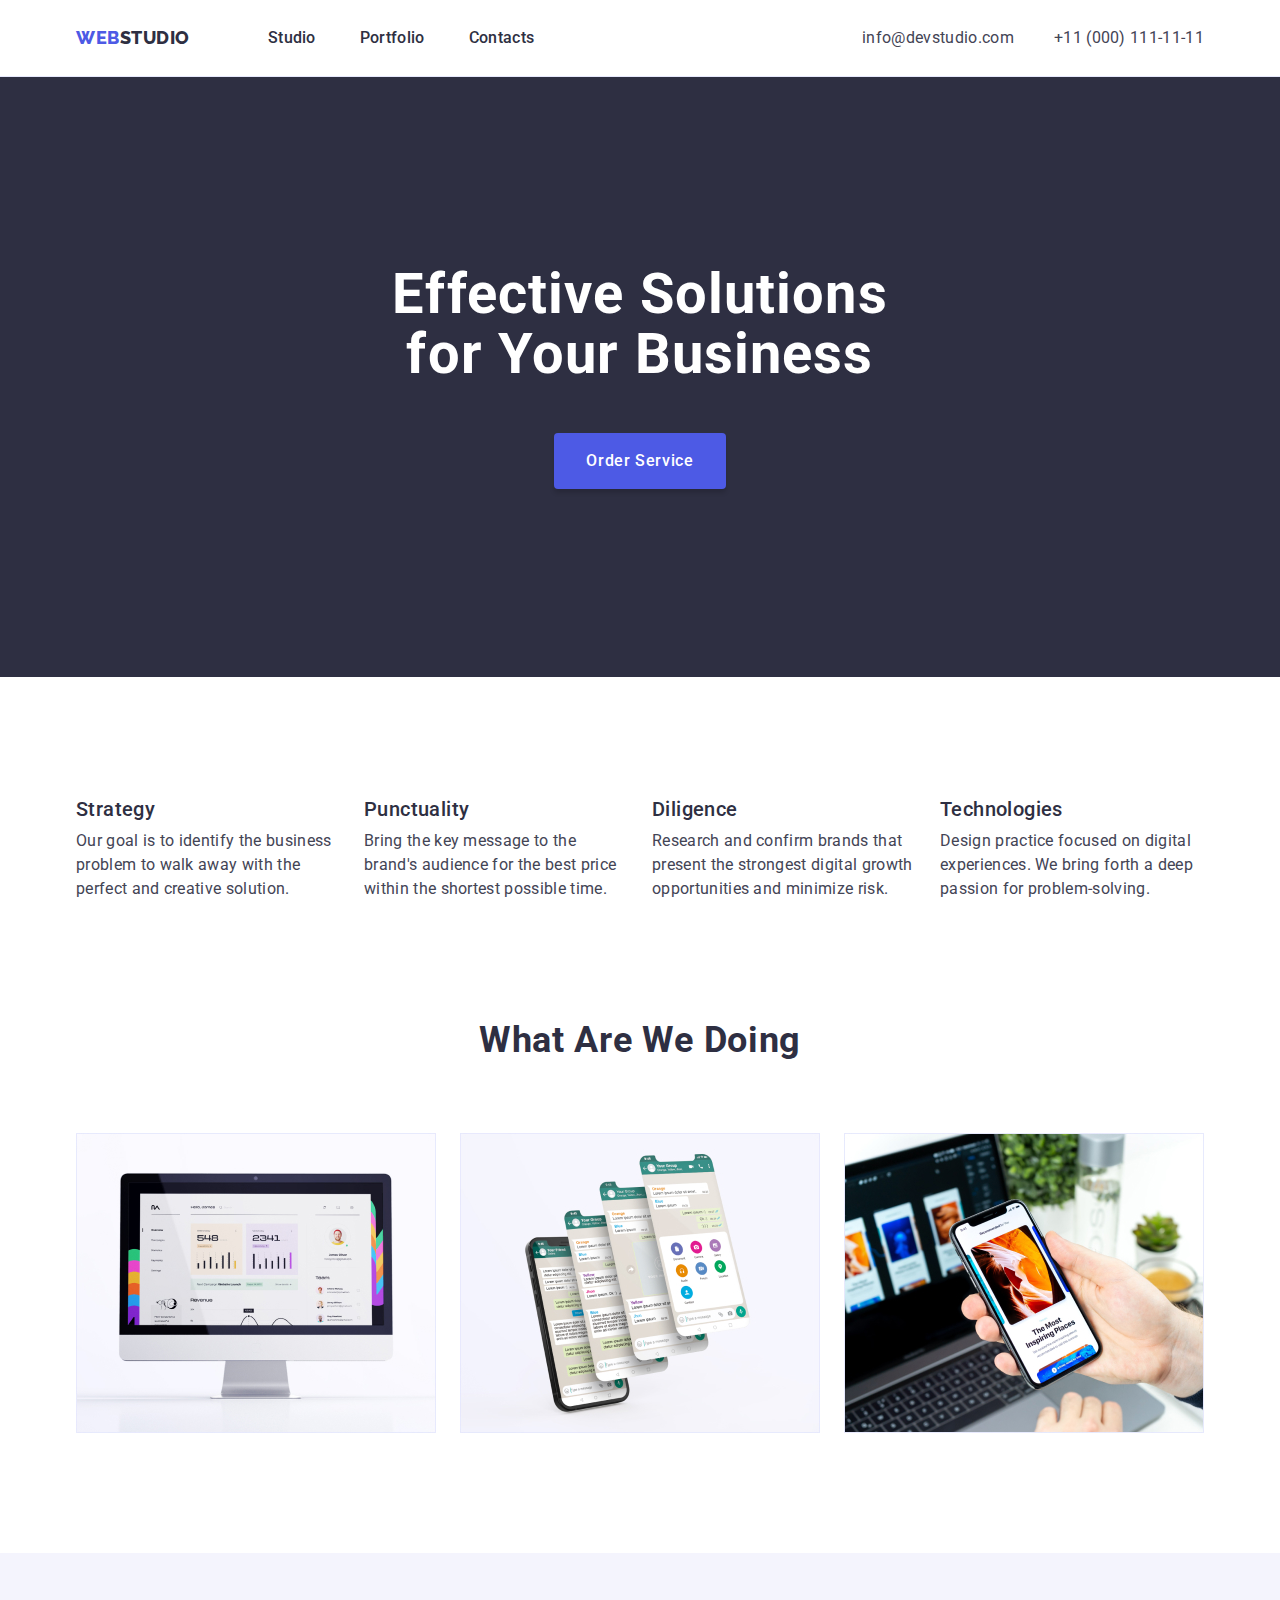
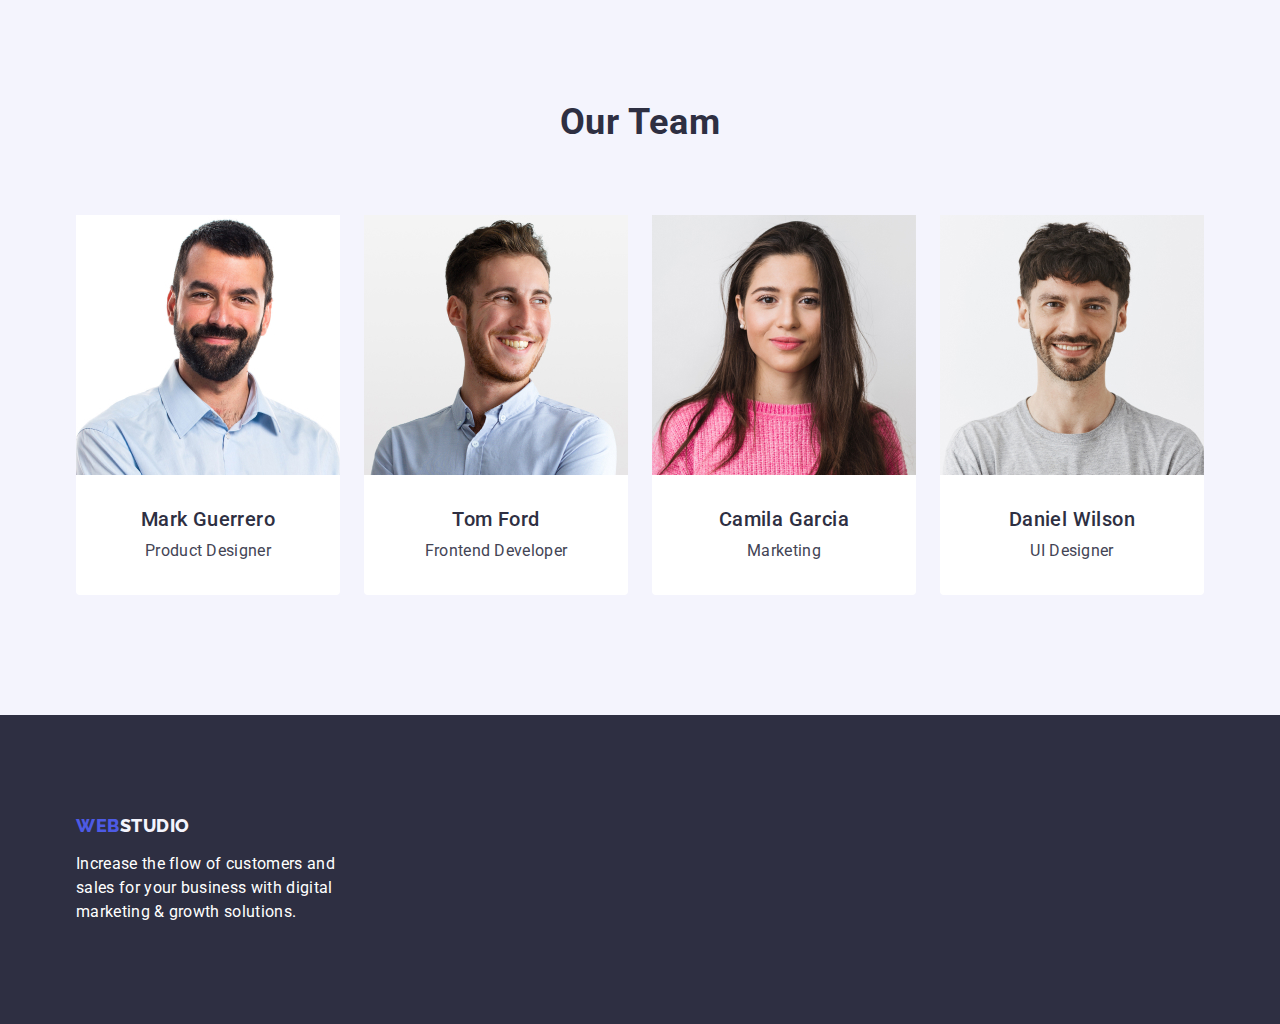
<file: index.html>
<!DOCTYPE html>
<html lang="en">
  <head>
    <meta charset="UTF-8" />
    <meta http-equiv="X-UA-Compatible" content="IE=edge" />
    <meta name="viewport" content="width=device-width, initial-scale=1.0" />
    <link rel="preconnect" href="https://fonts.googleapis.com" />
    <link rel="preconnect" href="https://fonts.gstatic.com" crossorigin />
    <link
      href="https://fonts.googleapis.com/css2?family=Raleway:wght@800&family=Roboto:wght@400;500;700;900&display=swap"
      rel="stylesheet"
    />
    <link
      rel="stylesheet"
      href="https://cdn.jsdelivr.net/npm/modern-normalize@1.1.0/modern-normalize.min.css"
    />
    <link rel="stylesheet" href="./css/styles.css" />
    <title>Homework-1</title>
  </head>
  <body>
    <!-- Header -->
    <header class="header-line">
      <div class="container-menu container">
        <nav class="menu-nav">
          <a class="logo link" href="">Web<span class="studio">Studio</span></a>
          <ul class="list site-nav">
            <li class="item-menu">
              <a class="link menu" href="./index.html">Studio</a>
            </li>
            <li class="item-menu">
              <a class="link menu" href="./portfolio.html">Portfolio</a>
            </li>
            <li class="item-menu"><a class="link menu" href="">Contacts</a></li>
          </ul>
        </nav>
        <address class="address">
          <ul class="list contact-list">
            <li>
              <a class="contacts link" href="mailto:info@devstudio.com"
                >info@devstudio.com</a
              >
            </li>
            <li>
              <a class="contacts link" href="tel:+110001111111"
                >+11 (000) 111-11-11</a
              >
            </li>
          </ul>
        </address>
      </div>
    </header>
    <!-- Main -->
    <main>
      <section class="section-main">
        <div class="container">
          <h1 class="main-text">Effective Solutions <br />for Your Business</h1>
          <button class="button" type="button">Order Service</button>
        </div>
      </section>
      <!-- Section -->
      <section class="section-content">
        <div class="container">
          <h2 hidden class="header-foto">Features</h2>
          <ul class="list content-box">
            <li class="content-item">
              <h3 class="content-header">Strategy</h3>
              <p class="content">
                Our goal is to identify the business problem to walk away with
                the perfect and creative solution.
              </p>
            </li>

            <li class="content-item">
              <h3 class="content-header">Punctuality</h3>
              <p class="content">
                Bring the key message to the brand's audience for the best price
                within the shortest possible time.
              </p>
            </li>

            <li class="content-item">
              <h3 class="content-header">Diligence</h3>
              <p class="content">
                Research and confirm brands that present the strongest digital
                growth opportunities and minimize risk.
              </p>
            </li>

            <li class="content-item">
              <h3 class="content-header">Technologies</h3>
              <p class="content">
                Design practice focused on digital experiences. We bring forth a
                deep passion for problem-solving.
              </p>
            </li>
          </ul>
        </div>
      </section>
      <!-- Section 1 -->
      <section class="foto">
        <div class="container">
          <h2 class="header-foto">What are we doing</h2>
          <ul class="list foto-box">
            <li class="item-foto">
              <img
                src="./images/Rectangle71.jpg"
                alt="Моноблок Apple"
                width="360"
                height="300"
              />
            </li>

            <li class="item-foto">
              <img
                src="./images/Rectangle72.jpg"
                alt="Смартфон"
                width="360"
                height="300"
              />
            </li>

            <li class="item-foto">
              <img
                src="./images/Rectangle73.jpg"
                alt="Телефон на фоні ноутбука"
                width="360"
                height="300"
              />
            </li>
          </ul>
        </div>
      </section>
      <!-- Section 2 -->
      <section class="our-team">
        <div class="container">
          <h2 class="team-header">Our Team</h2>
          <ul class="list team-box">
            <li class="team">
              <img src="./images/Photo.jpg" alt="Чоловік" width="264" />
              <div class="hero-name">
                <h3 class="hero-header">Mark Guerrero</h3>
                <p class="hero-content">Product Designer</p>
              </div>
            </li>

            <li class="team">
              <img src="./images/Photo2.jpg" alt="Чоловік" width="264" />
              <div class="hero-name">
                <h3 class="hero-header">Tom Ford</h3>
                <p class="hero-content">Frontend Developer</p>
              </div>
            </li>

            <li class="team">
              <img src="./images/Photo3.jpg" alt="Жінка" width="264" />
              <div class="hero-name">
                <h3 class="hero-header">Camila Garcia</h3>
                <p class="hero-content">Marketing</p>
              </div>
            </li>

            <li class="team">
              <img src="./images/Photo4.jpg" alt="Чоловік" width="264" />
              <div class="hero-name">
                <h3 class="hero-header">Daniel Wilson</h3>
                <p class="hero-content">UI Designer</p>
              </div>
            </li>
          </ul>
        </div>
      </section>
    </main>
    <!-- Footer -->
    <footer class="footer">
      <div class="container">
        <a class="logo-footer link" href=""
          >Web<span class="studio-footer">Studio</span></a
        >
        <p class="content-footer">
          Increase the flow of customers and sales for your business with
          digital marketing & growth solutions.
        </p>
      </div>
    </footer>
  </body>
</html>
</file>
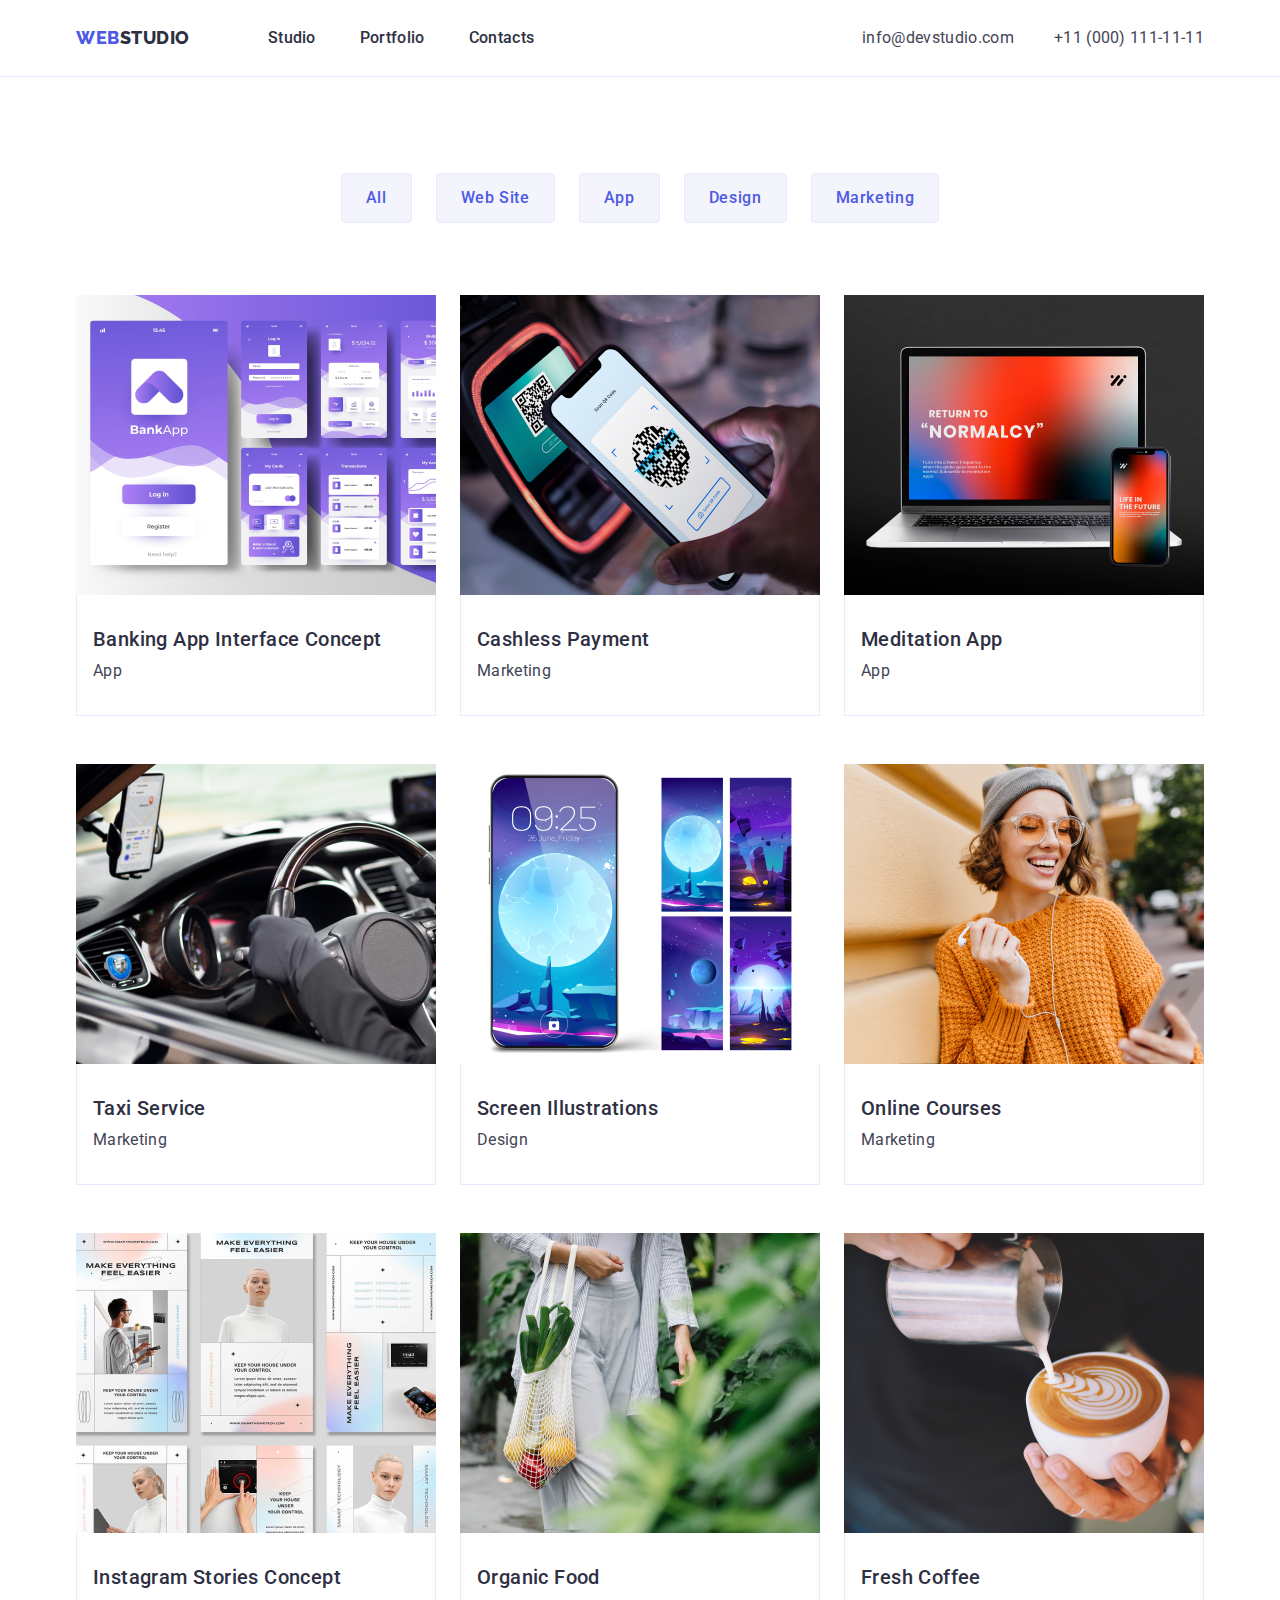
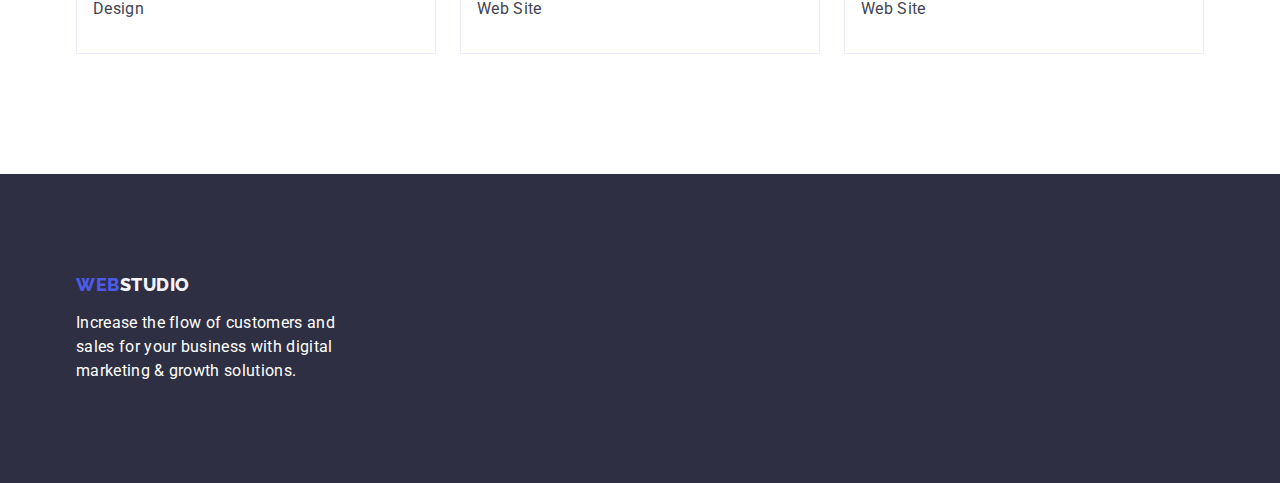
<file: portfolio.html>
<!DOCTYPE html>
<html lang="en">
  <head>
    <meta charset="UTF-8" />
    <meta http-equiv="X-UA-Compatible" content="IE=edge" />
    <meta name="viewport" content="width=device-width, initial-scale=1.0" />
    <link rel="preconnect" href="https://fonts.googleapis.com" />
    <link rel="preconnect" href="https://fonts.gstatic.com" crossorigin />
    <link
      href="https://fonts.googleapis.com/css2?family=Raleway:wght@800&family=Roboto:wght@400;500;700;900&display=swap"
      rel="stylesheet"
    />
    <link
      rel="stylesheet"
      href="https://cdn.jsdelivr.net/npm/modern-normalize@1.1.0/modern-normalize.min.css"
    />
    <link rel="stylesheet" href="./css/styles.css" />
    <title>Homework-1</title>
  </head>
  <body>
    <!-- Header -->
    <header class="header-line">
      <div class="container-menu container">
        <nav class="menu-nav">
          <a class="logo link" href="">Web<span class="studio">Studio</span></a>
          <ul class="list site-nav">
            <li class="item">
              <a class="link menu" href="./index.html">Studio</a>
            </li>
            <li class="item">
              <a class="link menu" href="./portfolio.html">Portfolio</a>
            </li>
            <li class="item"><a class="link menu" href="">Contacts</a></li>
          </ul>
        </nav>
        <address class="address">
          <ul class="list contact-list">
            <li>
              <a class="contacts link" href="mailto:info@devstudio.com"
                >info@devstudio.com</a
              >
            </li>
            <li>
              <a class="contacts link" href="tel:+110001111111"
                >+11 (000) 111-11-11</a
              >
            </li>
          </ul>
        </address>
      </div>
    </header>
    <main>
      <section class="section">
        <div class="container">
          <h1 hidden>Kategories</h1>
          <ul class="list buttons-list">
            <li class="item">
              <button class="buttons" type="button">All</button>
            </li>
            <li class="item">
              <button class="buttons" type="button">Web Site</button>
            </li>
            <li class="item">
              <button class="buttons" type="button">App</button>
            </li>
            <li class="item">
              <button class="buttons" type="button">Design</button>
            </li>
            <li class="item">
              <button class="buttons" type="button">Marketing</button>
            </li>
          </ul>
          <ul class="list card-set">
            <li class="item">
              <a class="link" href="">
                <img
                  src="./images/Web.jpg"
                  alt="Сторінка"
                  width="360"
                  height="300"
                />
                <div class="item-lsit">
                  <h2 class="content-header">Banking App Interface Concept</h2>
                  <p class="content">App</p>
                </div>
              </a>
            </li>
            <li class="item">
              <a class="link" href="">
                <img
                  src="./images/Terminal.jpg"
                  alt="Термінал"
                  width="360"
                  height="300"
                />
                <div class="item-lsit">
                  <h2 class="content-header">Cashless Payment</h2>
                  <p class="content">Marketing</p>
                </div>
              </a>
            </li>
            <li class="item">
              <a class="link" href="">
                <img
                  src="./images/Notebook.jpg"
                  alt="Ноутбук"
                  width="360"
                  height="300"
                />
                <div class="item-lsit">
                  <h2 class="content-header">Meditation App</h2>
                  <p class="content">App</p>
                </div>
              </a>
            </li>
            <li class="item">
              <a class="link" href="">
                <img
                  src="./images/Taxi.jpg"
                  alt="Автомобіль"
                  width="360"
                  height="300"
                />
                <div class="item-lsit">
                  <h2 class="content-header">Taxi Service</h2>
                  <p class="content">Marketing</p>
                </div>
              </a>
            </li>
            <li class="item">
              <a class="link" href="">
                <img
                  src="./images/Phone.jpg"
                  alt="Смартфон"
                  width="360"
                  height="300"
                />
                <div class="item-lsit">
                  <h2 class="content-header">Screen Illustrations</h2>
                  <p class="content">Design</p>
                </div>
              </a>
            </li>

            <li class="item">
              <a class="link" href="">
                <img
                  src="./images/Girl.jpg"
                  alt="Дівчина"
                  width="360"
                  height="300"
                />
                <div class="item-lsit">
                  <h2 class="content-header">Online Courses</h2>
                  <p class="content">Marketing</p>
                </div>
              </a>
            </li>
            <li class="item">
              <a class="link" href="">
                <img
                  src="./images/Magazine.jpg"
                  alt="Обкладинка"
                  width="360"
                  height="300"
                />
                <div class="item-lsit">
                  <h2 class="content-header">Instagram Stories Concept</h2>
                  <p class="content">Design</p>
                </div>
              </a>
            </li>
            <li class="item">
              <a class="link" href="">
                <img
                  src="./images/Food.jpg"
                  alt="Фотографія"
                  width="360"
                  height="300"
                />
                <div class="item-lsit">
                  <h2 class="content-header">Organic Food</h2>
                  <p class="content">Web Site</p>
                </div>
              </a>
            </li>
            <li class="item">
              <a class="link" href="">
                <img
                  src="./images/Coffe.jpg"
                  alt="Кава"
                  width="360"
                  height="300"
                />
                <div class="item-lsit">
                  <h2 class="content-header">Fresh Coffee</h2>
                  <p class="content">Web Site</p>
                </div>
              </a>
            </li>
          </ul>
        </div>
      </section>
    </main>
    <!-- Footer -->
    <footer class="footer">
      <div class="container">
        <a class="logo-footer link" href=""
          >Web<span class="studio-footer">Studio</span></a
        >
        <p class="content-footer">
          Increase the flow of customers and sales for your business with
          digital marketing & growth solutions.
        </p>
      </div>
    </footer>
  </body>
</html>
</file>
<file: css/styles.css>
/* Кольори */
:root {
  --bg-color: #ffffff;
  --hero-background: #2e2f42;
  --text: #434455;
  --button-color-normal: #4d5ae5;
  --button-color-hover: #404bbf;
  --button-bg: #e7e9fc;
  --our-team: #f4f4fd;
  --nav: #e7e9fc;
}
/* Головна сторінка */
body {
  font-family: "Roboto", sans-serif;
  background-color: var(--bg-color);
  color: var(--text);
}
/* Головна сторінка */
/* ---------------------------------------------------------------------- */

/* Допоміжні класси прибирання */
/* ---------------------------------------------------------------------- */
.link {
  text-decoration: none;
  display: block;
}
.list {
  padding: 0;
  margin: 0;
  list-style: none;
}
img {
  display: block;
}
/* Допоміжні класси прибирання */
/* ---------------------------------------------------------------------- */

/* Зміст-Меню */
/* ---------------------------------------------------------------------- */
.header-line {
  border-bottom: 1px solid #e7e9fc;
  display: flex;
}
.logo {
  margin-right: 76px;
  padding-top: 24px;
  padding-bottom: 24px;
  color: var(--button-color-normal);
  text-transform: uppercase;
  font-family: "Raleway", sans-serif;
  font-weight: 800;
  font-size: 18px;
  line-height: 1.17;
  letter-spacing: 0.03em;
}
.studio {
  color: var(--hero-background);
  font-weight: 800;
  font-size: 18px;
  line-height: 1.17;
  letter-spacing: 0.03em;
}
.menu {
  font-weight: 500;
  font-size: 16px;
  line-height: 1.5;
  letter-spacing: 0.02em;
  color: var(--hero-background);
  padding-top: 24px;
  padding-bottom: 24px;
  border: 2px solid transparent;
}
.menu:hover,
.menu:focus {
  color: var(--button-color-hover);
  border-bottom: 2px solid var(--button-color-hover);
  border-radius: 2px;
}
.address {
  margin-left: auto;
  font-style: normal;
}
.contacts {
  display: block;
  color: var(--text);
  font-weight: 400;
  font-size: 16px;
  line-height: 1.5;
  letter-spacing: 0.02em;
  padding-bottom: 24px;
  padding-top: 24px;
}
.contact-list {
  gap: 40px;
  display: flex;
}
.contacts:hover,
.contacts:focus {
  color: var(--button-color-hover);
}
/* Зміст-Меню */
/* ---------------------------------------------------------------------- */

/* Секція з кнопкою */
/* ---------------------------------------------------------------------- */
.section-main {
  text-align: center;
  background-color: var(--hero-background);
  padding: 188px 0;
}
.main-text {
  margin: 0 auto;
  max-width: 496px;
  margin-bottom: 48px;
  font-weight: 700;
  font-size: 56px;
  line-height: 1.07;
  letter-spacing: 0.02em;
  color: var(--bg-color);
}
.button {
  display: block;
  margin: 0 auto;
  height: 56px;
  min-width: 169px;
  padding: 16px 32px;
  font-family: "Roboto", sans-serif;
  font-weight: 500;
  font-size: 16px;
  line-height: 1.5;
  letter-spacing: 0.04em;
  background: var(--button-color-normal);
  box-shadow: 0px 4px 4px rgba(0, 0, 0, 0.15);
  border: none;
  border-radius: 4px;
  color: var(--bg-color);
  cursor: pointer;
}
.button:hover,
.button:focus {
  background: var(--button-color-hover);
}
/* Секція з кнопкою */
/* ---------------------------------------------------------------------- */

/* Текс і заголовок */
/* ---------------------------------------------------------------------- */
.content-header {
  margin-top: 0;
  margin-bottom: 8px;
  font-weight: 500;
  font-size: 20px;
  line-height: 1.2;
  letter-spacing: 0.02em;
  color: var(--hero-background);
}
.content {
  margin-top: 0;
  margin-bottom: 0;
  font-weight: 400;
  font-size: 16px;
  line-height: 1.5;
  letter-spacing: 0.02em;
  color: var(--text);
  border: 1px var(--button-bg);
}
.header-foto {
  margin-top: 0;
  margin-bottom: 72px;
  font-weight: 700;
  font-size: 36px;
  line-height: 1.11;
  text-align: center;
  letter-spacing: 0.02em;
  text-transform: capitalize;
  color: var(--hero-background);
}
/* Текс і заголовок */
/* ---------------------------------------------------------------------- */

/* Команда */
/* ---------------------------------------------------------------------- */
.our-team {
  text-align: center;
  background-color: var(--our-team);
  display: flex;
  flex-direction: column;
  justify-content: center;
  align-items: center;
  padding: 120px 0;
}
.team-header {
  margin-bottom: 72px;
  font-weight: 700;
  font-size: 36px;
  line-height: 1.11;
  text-align: center;
  letter-spacing: 0.02em;
  text-transform: capitalize;
  color: var(--hero-background);
}
.team {
  flex-basis: calc((100% - 72px) / 4);
  flex: 1;
}
.team-box {
  display: flex;
  justify-content: center;
  align-items: center;
  gap: 24px;
}
.hero-name {
  background-color: var(--bg-color);
  padding: 32px 16px;
  border-radius: 0px 0px 4px 4px;
}
.hero-content {
  font-weight: 400;
  font-size: 16px;
  line-height: 1.5;
  letter-spacing: 0.02em;
  color: var(--text);
}
.hero-header {
  margin-top: 0;
  margin-bottom: 8px;
  font-weight: 500;
  font-size: 20px;
  line-height: 1.2;
  letter-spacing: 0.02em;
  color: var(--hero-background);
}
/* Команда */
/* ---------------------------------------------------------------------- */

/* Футер */
/* ---------------------------------------------------------------------- */
.footer {
  padding: 100px 0;
  background-color: var(--hero-background);
}
.logo-footer {
  color: var(--button-color-normal);
  display: inline-block;
  margin-bottom: 16px;
  text-transform: uppercase;
  font-family: "Raleway", sans-serif;
  font-weight: 800;
  font-size: 18px;
  line-height: 1.17;
  letter-spacing: 0.03em;
}
.content-footer {
  color: var(--bg-color);
  font-weight: 400;
  font-size: 16px;
  line-height: 1.5;
  letter-spacing: 0.02em;
  width: 264px;
  margin-top: 0;
}
.studio-footer {
  color: var(--our-team);
  font-weight: 800;
  font-size: 18px;
  line-height: 1.17;
  letter-spacing: 0.03em;
  text-transform: uppercase;
}
/* Футер */
/* ---------------------------------------------------------------------- */

.buttons {
  font-family: "Roboto", sans-serif;
  font-weight: 500;
  font-size: 16px;
  line-height: 1.5;
  letter-spacing: 0.04em;
  cursor: pointer;
  background: var(--our-team);
  border: 1px solid #e7e9fc;
  border-radius: 4px;
  padding: 12px 24px;
  color: var(--button-color-normal);
  cursor: pointer;
}
.buttons:hover,
.buttons:focus {
  color: var(--bg-color);
  background: var(--button-color-hover);
  box-shadow: 0px 3px 1px rgba(0, 0, 0, 0.1), 0px 2px 1px rgba(0, 0, 0, 0.08),
    0px 2px 2px rgba(0, 0, 0, 0.12);
  border-radius: 4px;
  border: none;
  border: 1px solid transparent;
}
.buttons-list {
  display: flex;
  flex-direction: row;
  justify-content: center;
  gap: 24px;
  margin-bottom: 72px;
}
.content-box {
  display: flex;
  justify-content: center;
  align-items: center;
  gap: 24px;
}
.foto-box {
  display: flex;
  justify-content: center;
  align-items: center;
  gap: 24px;
}
.menu-box {
  display: inline-flex;
}
.container {
  width: 1158px;
  margin-left: auto;
  margin-right: auto;
  padding-left: 15px;
  padding-right: 15px;
}
.section-content {
  padding: 120px 0;
}
.foto {
  padding-bottom: 120px;
}
.site-nav {
  gap: 40px;
  display: flex;
}
.menu-nav {
  align-items: center;
  display: flex;
}
.card-set {
  display: flex;
  flex-wrap: wrap;
  column-gap: 24px;
  row-gap: 48px;
}
.card-set > .item {
  width: calc((100% - 48px) / 3);
}
.container-menu {
  align-items: center;
  display: flex;
  width: 1158px;
}
.content-item {
  flex-basis: calc((100% - 72px) / 4);
}
.item-foto {
  flex-basis: calc((100% - 48px) / 3);
}
.item-menu {
  flex-basis: calc((100% - 3 * 24px) / 4);
}
.section {
  padding: 96px 0 120px;
}
.item-lsit {
  padding: 32px 16px;
  border: 1px solid #e7e9fc;
  border-top: none;
}
p {
  margin: 0;
}
</file>
